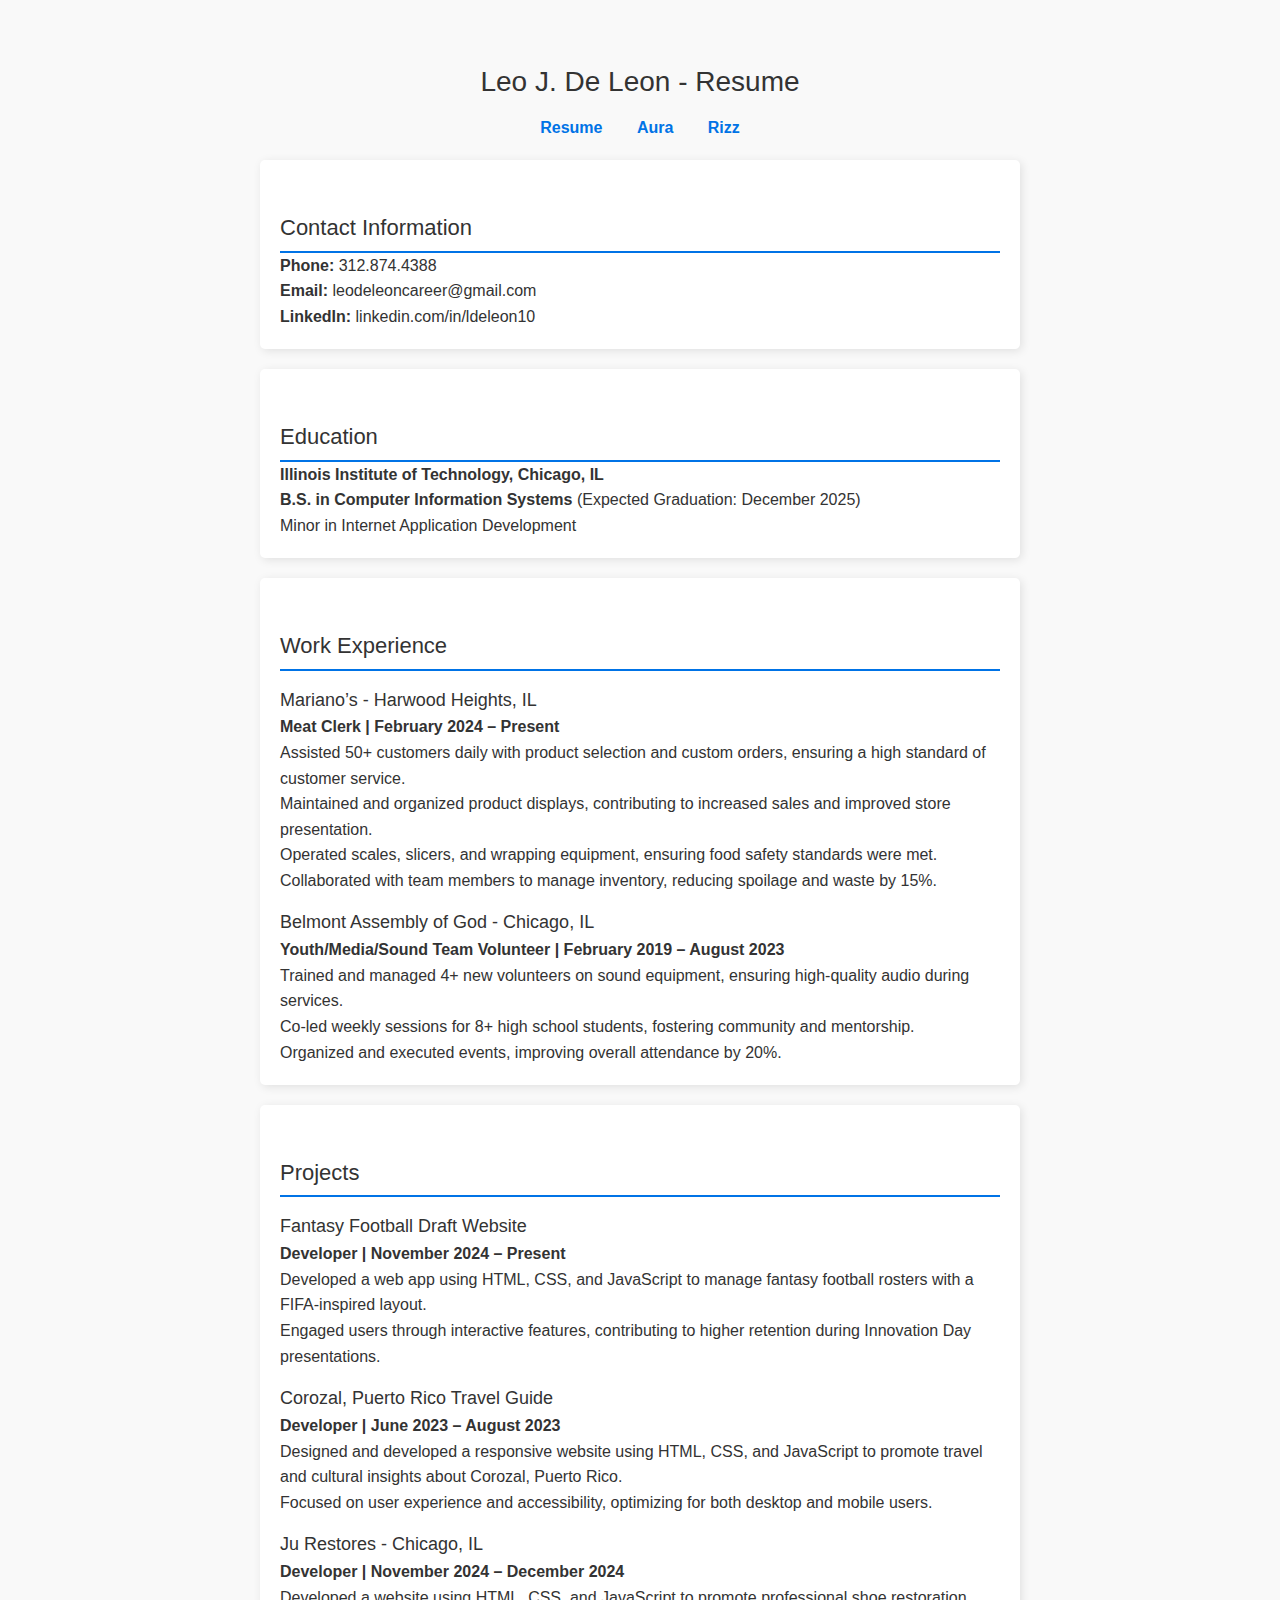
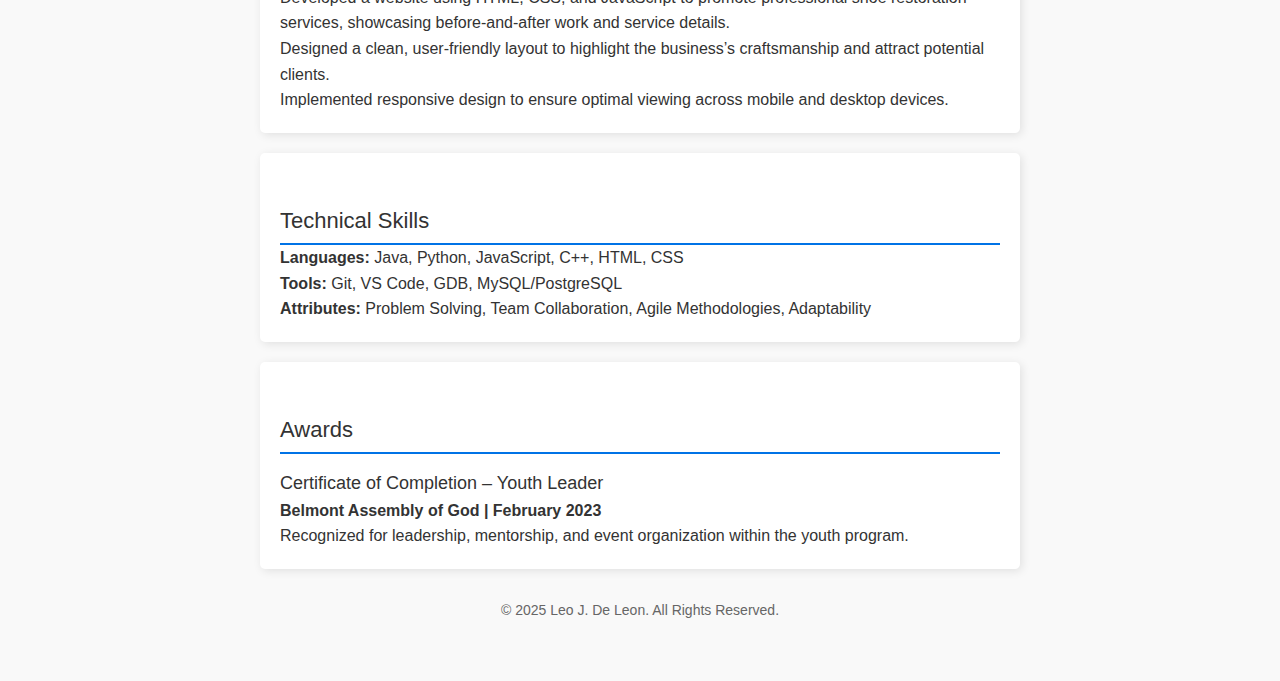
<file: index.html>
<!DOCTYPE html>
<html lang="en">
  <head>
    <meta charset="utf-8">
    <meta name="viewport" content="width=device-width, initial-scale=1.0">
    <title>Leo J. De Leon - Resume</title>
    <link rel="stylesheet" href="css/reset.css">
    <link rel="stylesheet" href="css/style.css">
  </head>
  <body>
    <h1>Leo J. De Leon - Resume</h1>

    <!-- Navigation -->
    <nav>
      <ul>
        <li><a href="index.html">Resume</a></li>
        <li><a href="aura.html">Aura</a></li>
        <li><a href="rizz.html">Rizz</a></li>
      </ul>
    </nav>

    <!-- Contact Section -->
    <section id="contact">
      <h2>Contact Information</h2>
      <p><strong>Phone:</strong> 312.874.4388</p>
      <p><strong>Email:</strong> <a href="mailto:leodeleoncareer@gmail.com">leodeleoncareer@gmail.com</a></p>
      <p><strong>LinkedIn:</strong> <a href="https://linkedin.com/in/ldeleon10" target="_blank">linkedin.com/in/ldeleon10</a></p>
    </section>

    <!-- Education Section -->
    <section id="education">
      <h2>Education</h2>
      <p><strong>Illinois Institute of Technology, Chicago, IL</strong></p>
      <p><strong>B.S. in Computer Information Systems</strong> (Expected Graduation: December 2025)</p>
      <p>Minor in Internet Application Development</p>
    </section>

    <!-- Work Experience Section -->
    <section id="experience">
      <h2>Work Experience</h2>

      <h3>Mariano’s - Harwood Heights, IL</h3>
      <p><strong>Meat Clerk | February 2024 – Present</strong></p>
      <ul>
        <li>Assisted 50+ customers daily with product selection and custom orders, ensuring a high standard of customer service.</li>
        <li>Maintained and organized product displays, contributing to increased sales and improved store presentation.</li>
        <li>Operated scales, slicers, and wrapping equipment, ensuring food safety standards were met.</li>
        <li>Collaborated with team members to manage inventory, reducing spoilage and waste by 15%.</li>
      </ul>

      <h3>Belmont Assembly of God - Chicago, IL</h3>
      <p><strong>Youth/Media/Sound Team Volunteer | February 2019 – August 2023</strong></p>
      <ul>
        <li>Trained and managed 4+ new volunteers on sound equipment, ensuring high-quality audio during services.</li>
        <li>Co-led weekly sessions for 8+ high school students, fostering community and mentorship.</li>
        <li>Organized and executed events, improving overall attendance by 20%.</li>
      </ul>
    </section>

    <!-- Projects Section -->
    <section id="projects">
      <h2>Projects</h2>

      <h3>Fantasy Football Draft Website</h3>
      <p><strong>Developer | November 2024 – Present</strong></p>
      <ul>
        <li>Developed a web app using HTML, CSS, and JavaScript to manage fantasy football rosters with a FIFA-inspired layout.</li>
        <li>Engaged users through interactive features, contributing to higher retention during Innovation Day presentations.</li>
      </ul>

      <h3>Corozal, Puerto Rico Travel Guide</h3>
      <p><strong>Developer | June 2023 – August 2023</strong></p>
      <ul>
        <li>Designed and developed a responsive website using HTML, CSS, and JavaScript to promote travel and cultural insights about Corozal, Puerto Rico.</li>
        <li>Focused on user experience and accessibility, optimizing for both desktop and mobile users.</li>
      </ul>

      <h3>Ju Restores - Chicago, IL</h3>
      <p><strong>Developer | November 2024 – December 2024</strong></p>
      <ul>
        <li>Developed a website using HTML, CSS, and JavaScript to promote professional shoe restoration services, showcasing before-and-after work and service details.</li>
        <li>Designed a clean, user-friendly layout to highlight the business’s craftsmanship and attract potential clients.</li>
        <li>Implemented responsive design to ensure optimal viewing across mobile and desktop devices.</li>
      </ul>
    </section>

    <!-- Technical Skills Section -->
    <section id="skills">
      <h2>Technical Skills</h2>
      <ul>
        <li><strong>Languages:</strong> Java, Python, JavaScript, C++, HTML, CSS</li>
        <li><strong>Tools:</strong> Git, VS Code, GDB, MySQL/PostgreSQL</li>
        <li><strong>Attributes:</strong> Problem Solving, Team Collaboration, Agile Methodologies, Adaptability</li>
      </ul>
    </section>

    <!-- Awards Section -->
    <section id="awards">
      <h2>Awards</h2>
      <h3>Certificate of Completion – Youth Leader</h3>
      <p><strong>Belmont Assembly of God | February 2023</strong></p>
      <ul>
        <li>Recognized for leadership, mentorship, and event organization within the youth program.</li>
      </ul>
    </section>

    <!-- Footer -->
    <footer>
      <p>&copy; 2025 Leo J. De Leon. All Rights Reserved.</p>
    </footer>
  </body>
</html>
</file>
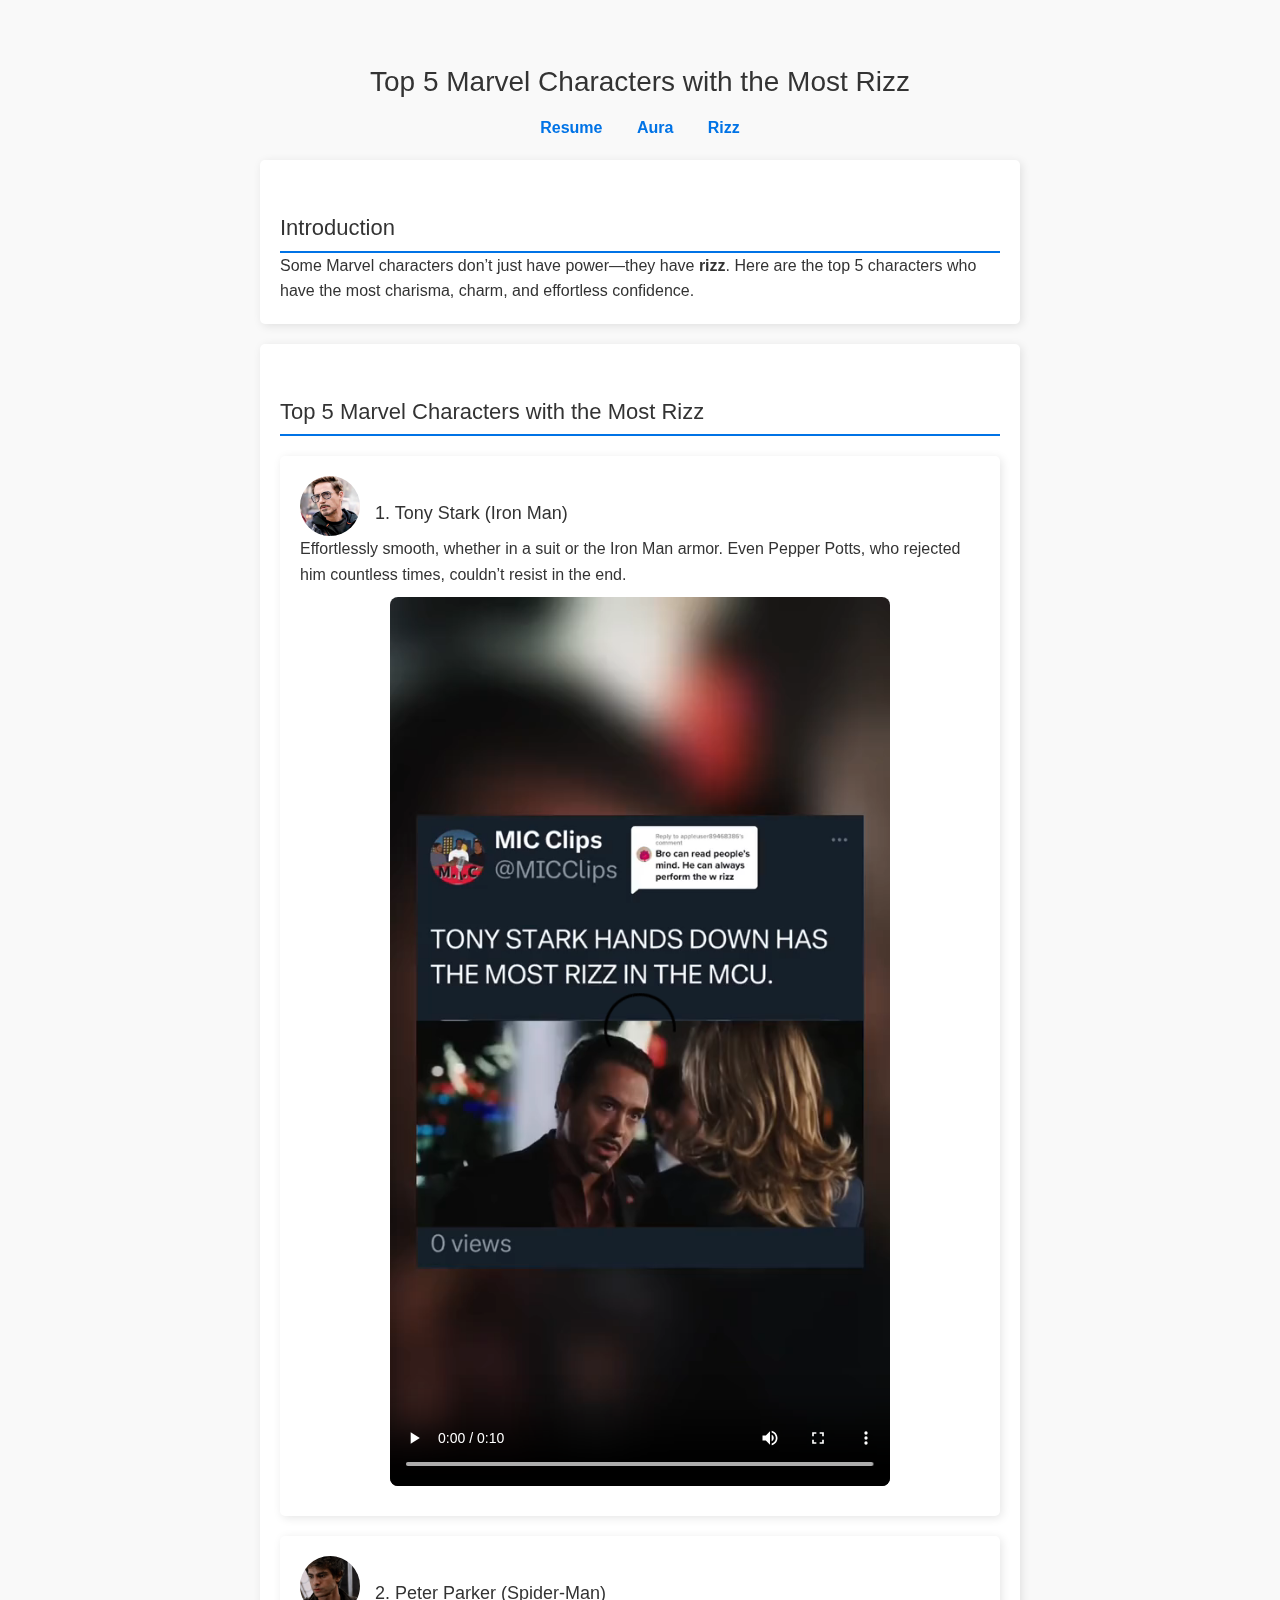
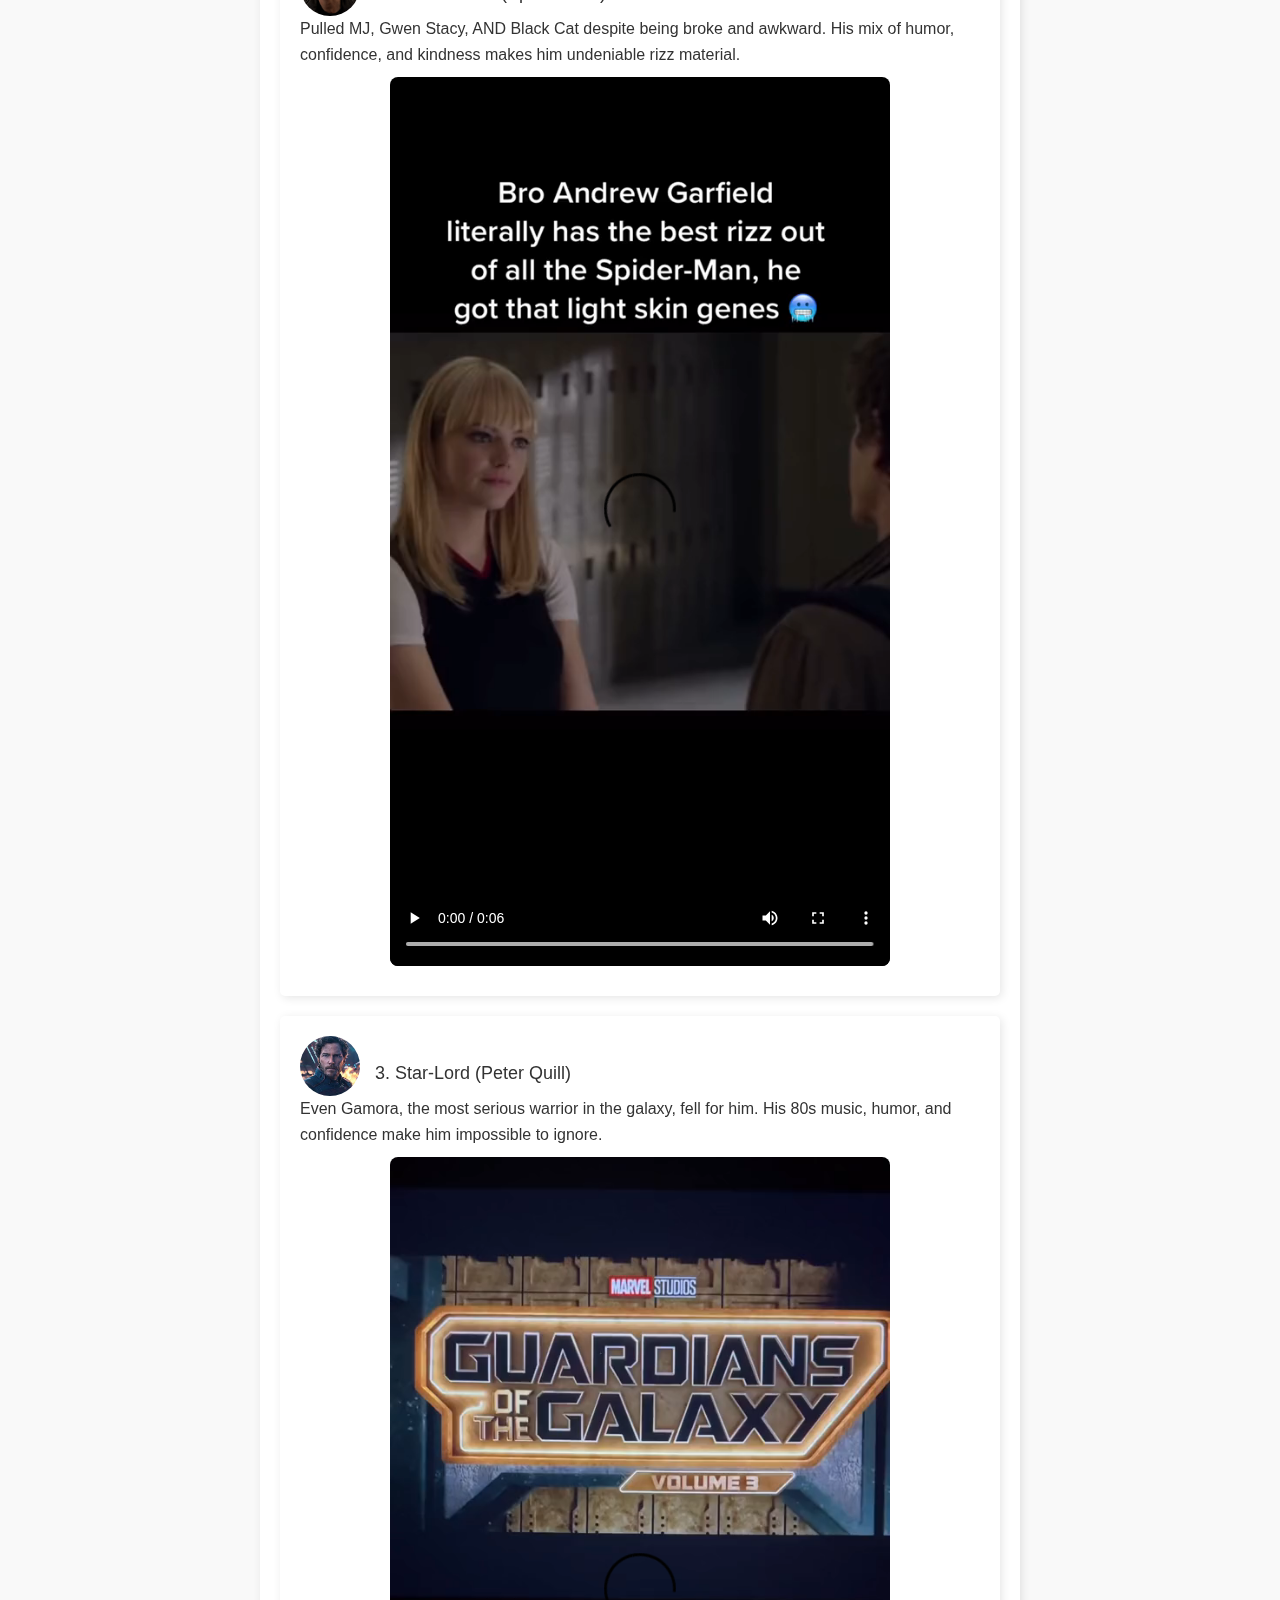
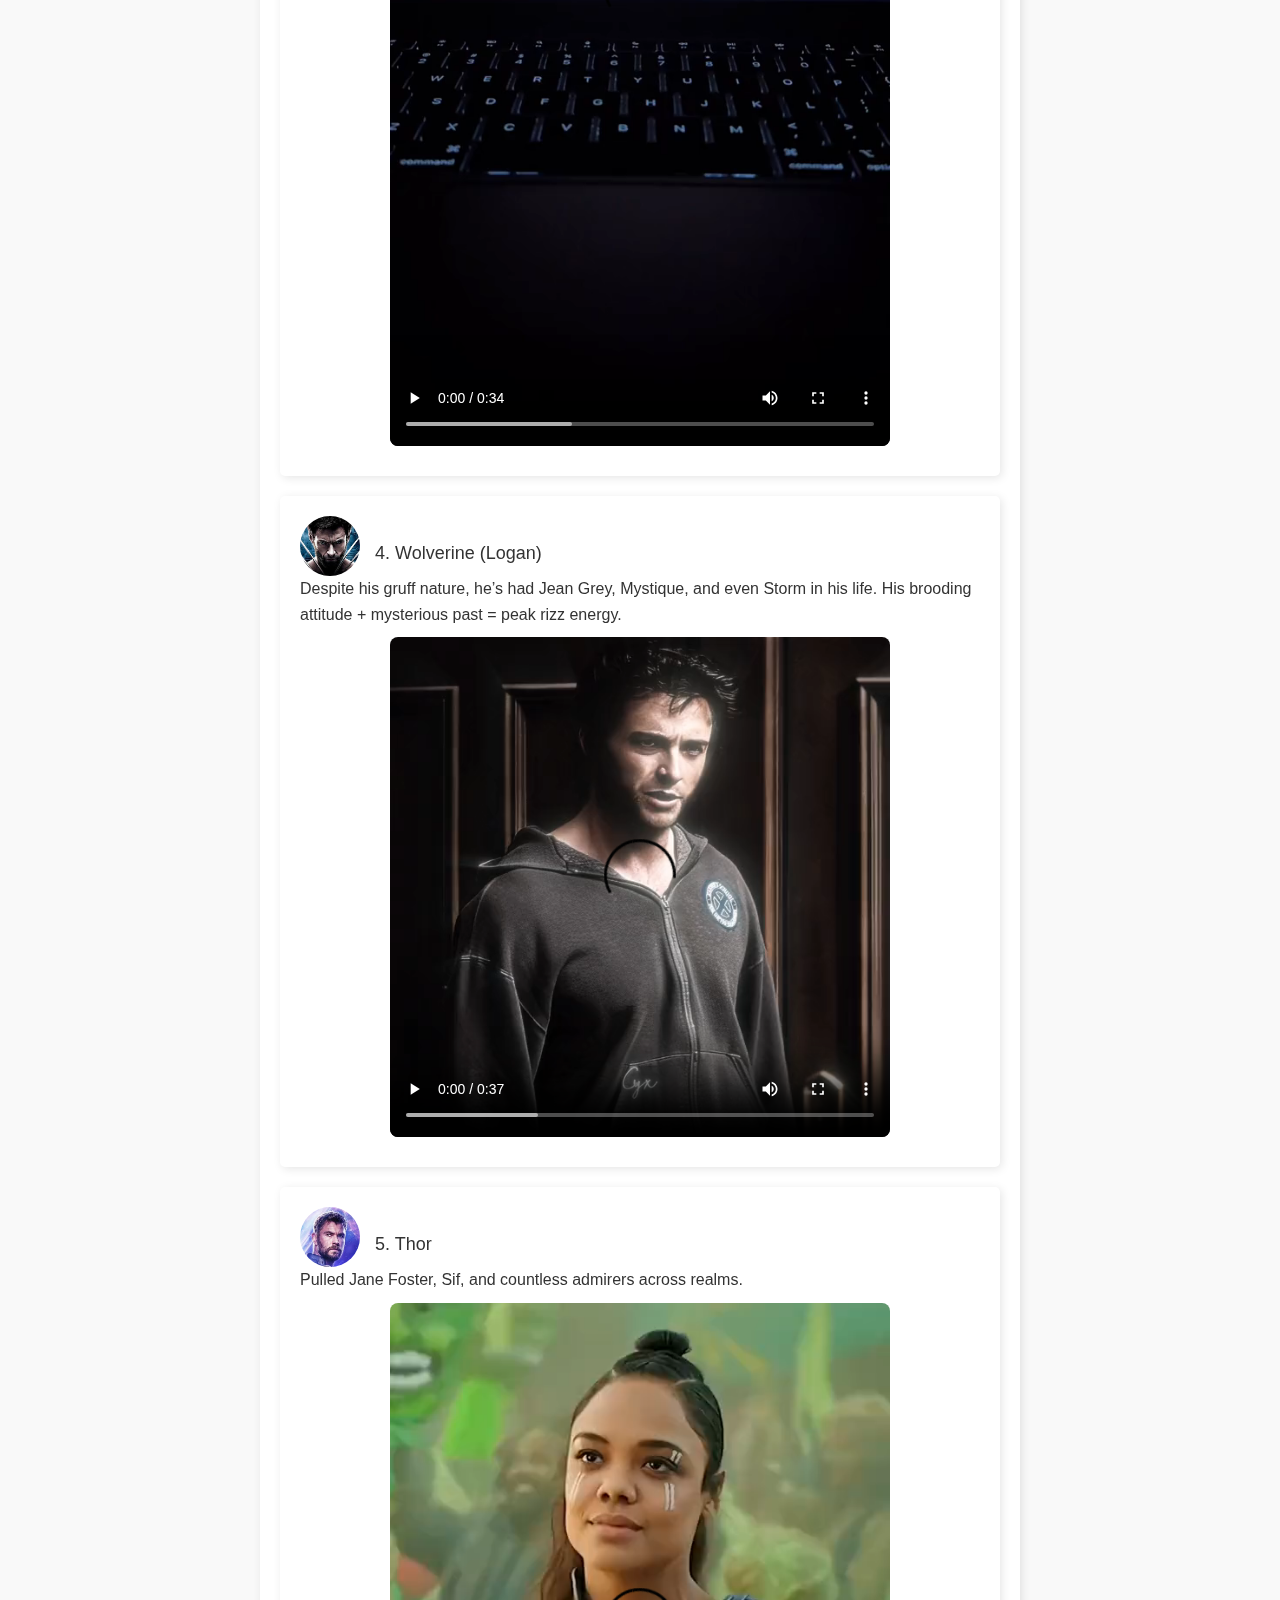
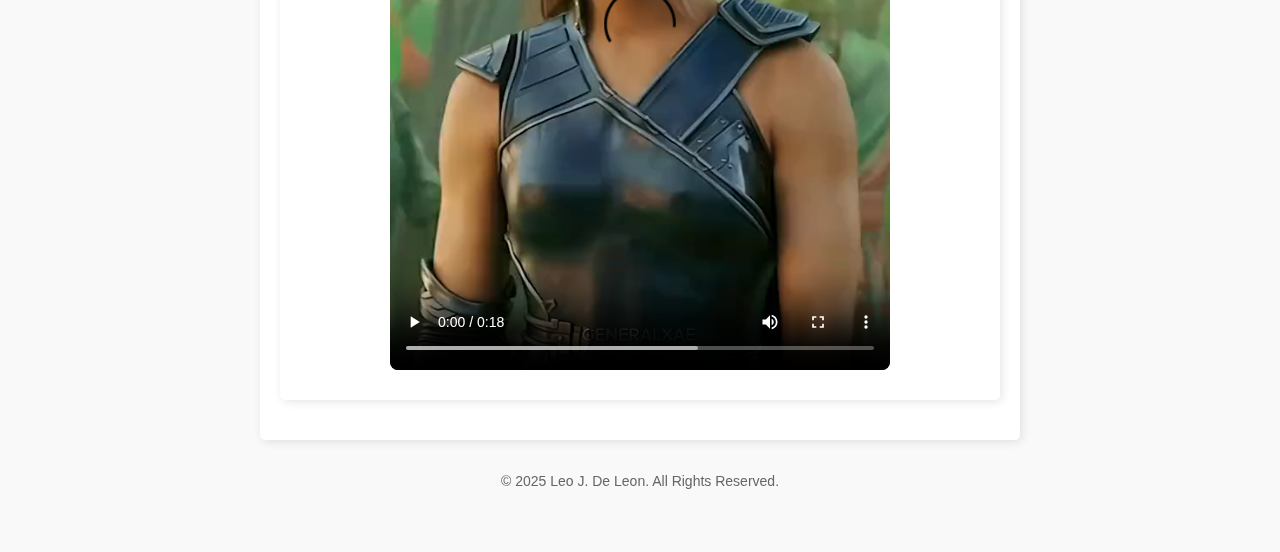
<file: rizz.html>
<!DOCTYPE html>
<html lang="en">
  <head>
    <meta charset="utf-8">
    <meta name="viewport" content="width=device-width, initial-scale=1.0">
    <title>Top 5 Marvel Characters with the Most Rizz</title>
    <link rel="stylesheet" href="css/reset.css">
    <link rel="stylesheet" href="css/style.css">
  </head>

  <body>
    <h1>Top 5 Marvel Characters with the Most Rizz</h1>

    <!-- Navigation -->
    <nav>
      <ul>
        <li><a href="index.html">Resume</a></li>
        <li><a href="aura.html">Aura</a></li>
        <li><a href="rizz.html">Rizz</a></li>
      </ul>
    </nav>

    <!-- Introduction -->
    <section id="introduction">
      <h2>Introduction</h2>
      <p>
        Some Marvel characters don’t just have power—they have <strong>rizz</strong>.
        Here are the top 5 characters who have the most charisma, charm, and effortless confidence.
      </p>
    </section>

    <!-- Character Sections -->
    <section id="characters">
      <h2>Top 5 Marvel Characters with the Most Rizz</h2>

      <article class="character">
        <div class="character-header">
          <img src="media/ironman_rizz_pic.jpeg" alt="Iron Man" class="profile-img">
          <h3>1. Tony Stark (Iron Man)</h3>
        </div>
        <p>
          Effortlessly smooth, whether in a suit or the Iron Man armor.
          Even Pepper Potts, who rejected him countless times, couldn’t resist in the end.
        </p>
        <video controls>
          <source src="media/ironman_rizz.mp4" type="video/mp4">
        </video>
      </article>

      <article class="character">
        <div class="character-header">
          <img src="media/spiderman_rizz_pic.webp" alt="Spider-Man" class="profile-img">
          <h3>2. Peter Parker (Spider-Man)</h3>
        </div>
        <p>
          Pulled MJ, Gwen Stacy, AND Black Cat despite being broke and awkward.
          His mix of humor, confidence, and kindness makes him undeniable rizz material.
        </p>
        <video controls>
          <source src="media/spiderman_rizz.mp4" type="video/mp4">
        </video>
      </article>

      <article class="character">
        <div class="character-header">
          <img src="media/starlord_rizz_pic.webp" alt="Star-Lord" class="profile-img">
          <h3>3. Star-Lord (Peter Quill)</h3>
        </div>
        <p>
          Even Gamora, the most serious warrior in the galaxy, fell for him.
          His 80s music, humor, and confidence make him impossible to ignore.
        </p>
        <video controls>
          <source src="media/starlord_rizz.mp4" type="video/mp4">
        </video>
      </article>

      <article class="character">
        <div class="character-header">
          <img src="media/wolverine_rizz_pic.jpg" alt="Wolverine" class="profile-img">
          <h3>4. Wolverine (Logan)</h3>
        </div>
        <p>
          Despite his gruff nature, he’s had Jean Grey, Mystique, and even Storm in his life.
          His brooding attitude + mysterious past = peak rizz energy.
        </p>
        <video controls>
          <source src="media/wolverine_rizz.mp4" type="video/mp4">
        </video>
      </article>

      <article class="character">
        <div class="character-header">
          <img src="media/thor_rizz_pic.avif" alt="Thor" class="profile-img">
          <h3>5. Thor</h3>
        </div>
        <p>
          Pulled Jane Foster, Sif, and countless admirers across realms.
        </p>
        <video controls>
          <source src="media/thor_rizz.mp4" type="video/mp4">
        </video>
      </article>
    </section>

    <!-- Footer -->
    <footer>
      <p>&copy; 2025 Leo J. De Leon. All Rights Reserved.</p>
    </footer>
  </body>
</html>
</file>
<file: css/style.css>
/* General Page Styling */
body {
  font-family: "Helvetica Neue", Arial, sans-serif;
  max-width: 800px;
  margin: 40px auto;
  padding: 20px;
  line-height: 1.6;
  background-color: #f9f9f9;
  color: #333;
}

/* Navigation */
nav ul {
  list-style: none;
  padding: 0;
  text-align: center;
}

nav ul li {
  display: inline;
  margin: 0 15px;
}

nav ul li a {
  text-decoration: none;
  font-weight: bold;
  color: #0073e6;
}

/* Section Styling */
section {
  background: white;
  padding: 20px;
  margin: 20px 0;
  border-radius: 5px;
  box-shadow: 2px 2px 10px rgba(0, 0, 0, 0.1);
}

/* Headers */
h1 {
  text-align: center;
  font-size: 28px;
  margin-bottom: 10px;
}

h2 {
  font-size: 22px;
  border-bottom: 2px solid #0073e6;
  padding-bottom: 5px;
  margin-top: 30px;
}

h3 {
  font-size: 18px;
  margin-top: 15px;
}

/* Character Profile - Align Image to the Left of Name */
.character-header {
  display: flex;
  align-items: center; /* Ensures the image and name are in the same row */
  gap: 15px; /* Space between the image and name */
}

.character-header img {
  width: 60px; /* Adjust as needed */
  height: 60px;
  border-radius: 50%; /* Ensures the image is circular */
  object-fit: cover;
}

/* Character Section */
.character {
  background: white;
  padding: 20px;
  margin: 20px 0;
  border-radius: 5px;
  box-shadow: 2px 2px 10px rgba(0, 0, 0, 0.1);
}

/* Uniform Video Sizing */
.character video {
  width: 100%; /* Makes all videos take full width of the character section */
  max-width: 500px; /* Limits the max width to avoid overly large videos */
  height: auto; /* Keeps aspect ratio */
  display: block;
  margin: 10px auto; /* Centers the video */
  border-radius: 8px; /* Optional: adds rounded corners */
}

/* Footer */
footer {
  text-align: center;
  margin-top: 30px;
  font-size: 14px;
  color: #666;
}
</file>
